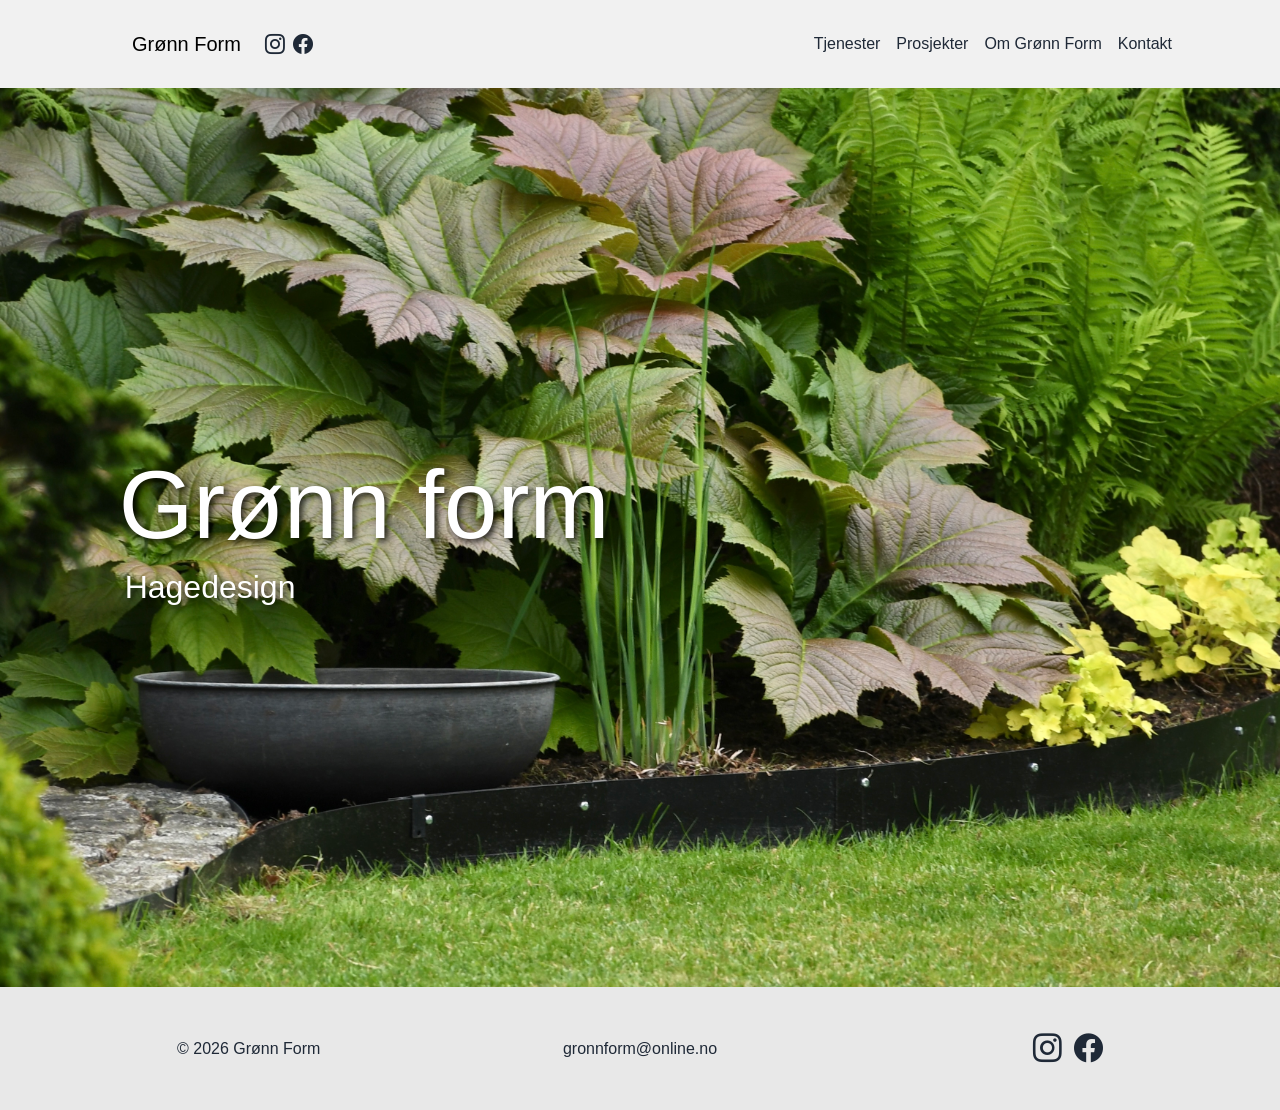
<file: index.html>
<!DOCTYPE html>
<html lang="en">
<head>
  <meta charset="UTF-8">
  <meta name="viewport" content="width=device-width, initial-scale=1">
  <title>Grønn Form</title>
  <!-- Bootstrap CSS -->
  <link 
    href="https://cdn.jsdelivr.net/npm/bootstrap@5.3.3/dist/css/bootstrap.min.css" 
    rel="stylesheet">
  <link rel="stylesheet" href="css/style.css">
  <link href="https://cdn.jsdelivr.net/npm/bootstrap-icons/font/bootstrap-icons.css" rel="stylesheet">
  <link href="https://unpkg.com/aos@2.3.4/dist/aos.css" rel="stylesheet">

</head>
<body class="d-flex flex-column min-vh-100">
    <div id="navbar-container"></div>
    <main class="flex-grow-1">
        <section class="hero-section d-flex align-items-center">
          <div class="container-fluid">
            <div class="row">
              <div class="col-1"></div>
              <div class="col-9">
                <h1>Grønn form</h1>
                <p>Hagedesign</p>
              </div>
              <div class="col-2"></div>
            </div>
          </div>
        </section>
    </main>
  <script src="js/footer.js"></script>
  <script src="js/navbar.js"></script>
  <script src="https://cdn.jsdelivr.net/npm/bootstrap@5.3.3/dist/js/bootstrap.bundle.min.js"></script>
  <script src="https://unpkg.com/aos@2.3.4/dist/aos.js"></script>
  <script>
    AOS.init();
  </script>
</body>
</html>
</file>
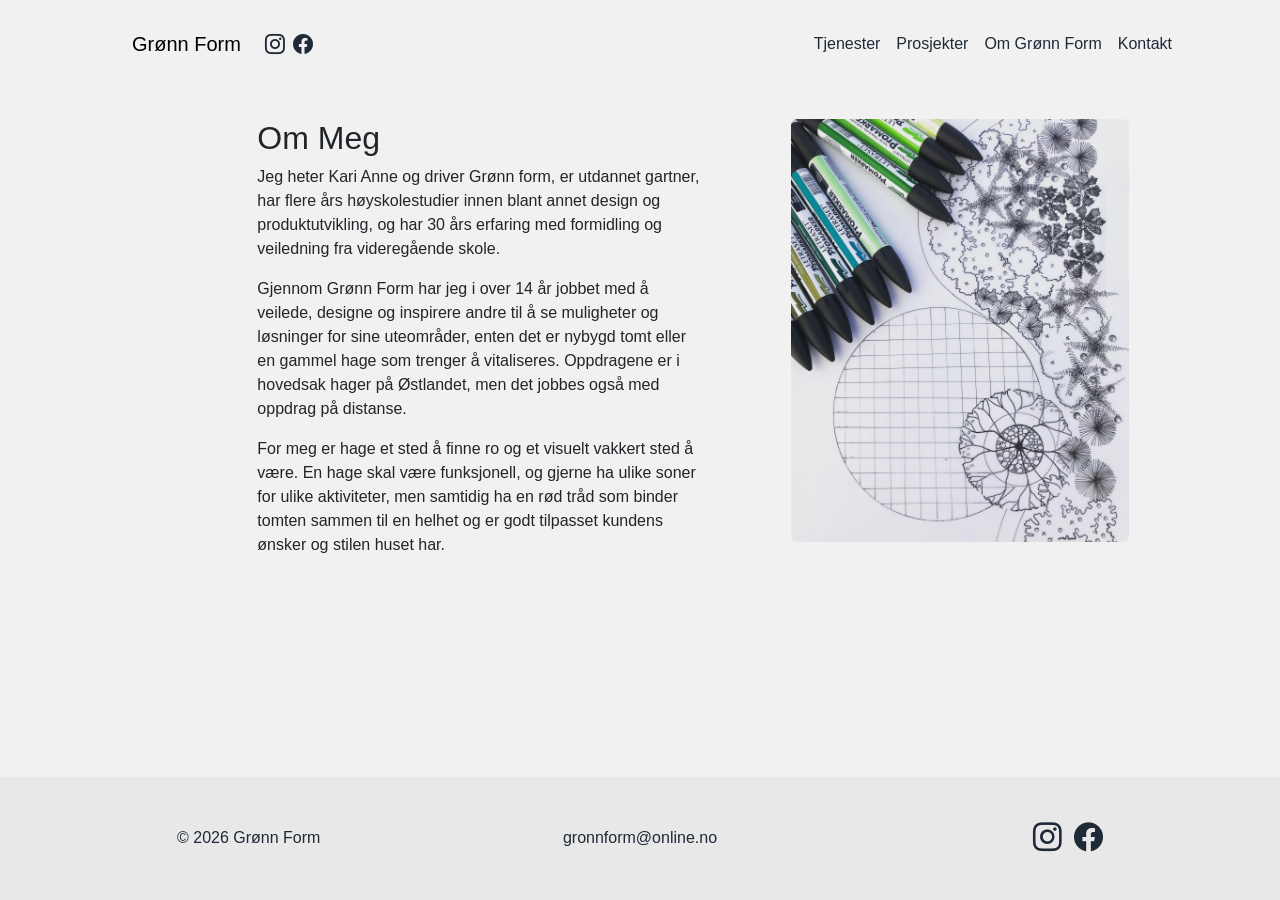
<file: about.html>
<!DOCTYPE html>
<html lang="en">
<head>
  <meta charset="UTF-8">
  <meta name="viewport" content="width=device-width, initial-scale=1">
  <title>Grønn Form</title>
  <!-- Bootstrap CSS -->
  <link 
    href="https://cdn.jsdelivr.net/npm/bootstrap@5.3.3/dist/css/bootstrap.min.css" 
    rel="stylesheet">
  <link rel="stylesheet" href="css/style.css">
  <link href="https://cdn.jsdelivr.net/npm/bootstrap-icons/font/bootstrap-icons.css" rel="stylesheet">
  <link href="https://unpkg.com/aos@2.3.4/dist/aos.css" rel="stylesheet">

</head>
<body class="d-flex flex-column min-vh-100">
    <div id="navbar-container"></div>
    <main class="flex-grow-1">
        <div class="container-fluid">
            <div class="row min-vh-80">
              <div class="col-md-2"></div>
              <div class="col-md-5" data-aos="fade-up">
                <article>
                  <h2>Om Meg</h2>
                    <p>Jeg heter Kari Anne og driver Grønn form, er utdannet gartner, har flere års høyskolestudier innen blant annet design og produktutvikling, og har 30 års erfaring med formidling og veiledning fra videregående skole.</p>
                    <p>Gjennom Grønn Form har jeg i over 14 år jobbet med å veilede, designe og inspirere andre til å se muligheter og løsninger for sine uteområder, enten det er nybygd tomt eller en gammel hage som trenger å vitaliseres. Oppdragene er i hovedsak hager på Østlandet, men det jobbes også med oppdrag på distanse.</p>
                    <p>For meg er hage et sted å finne ro og et visuelt vakkert sted å være. En hage skal være funksjonell, og gjerne ha ulike soner for ulike aktiviteter, men samtidig ha en rød tråd som binder tomten sammen til en helhet og er godt tilpasset kundens ønsker og stilen huset har.</p>
                </article>
              </div>
              <div class="col-md-4 " data-aos="fade-up" >
                <div class="img-container-abt">
                  <img src="images/concept-1.jpg" alt="" class="img-fluid rounded">
                </div>
              </div>
              <div class="col-md-1"></div>
            </div>
        </div>
    </main>
  <script src="js/footer.js"></script>
  <script src="js/navbar.js"></script>
  <script src="https://cdn.jsdelivr.net/npm/bootstrap@5.3.3/dist/js/bootstrap.bundle.min.js"></script>
  <script src="https://unpkg.com/aos@2.3.4/dist/aos.js"></script>
  <script>
    AOS.init();
  </script>
</body>
</html>
</file>
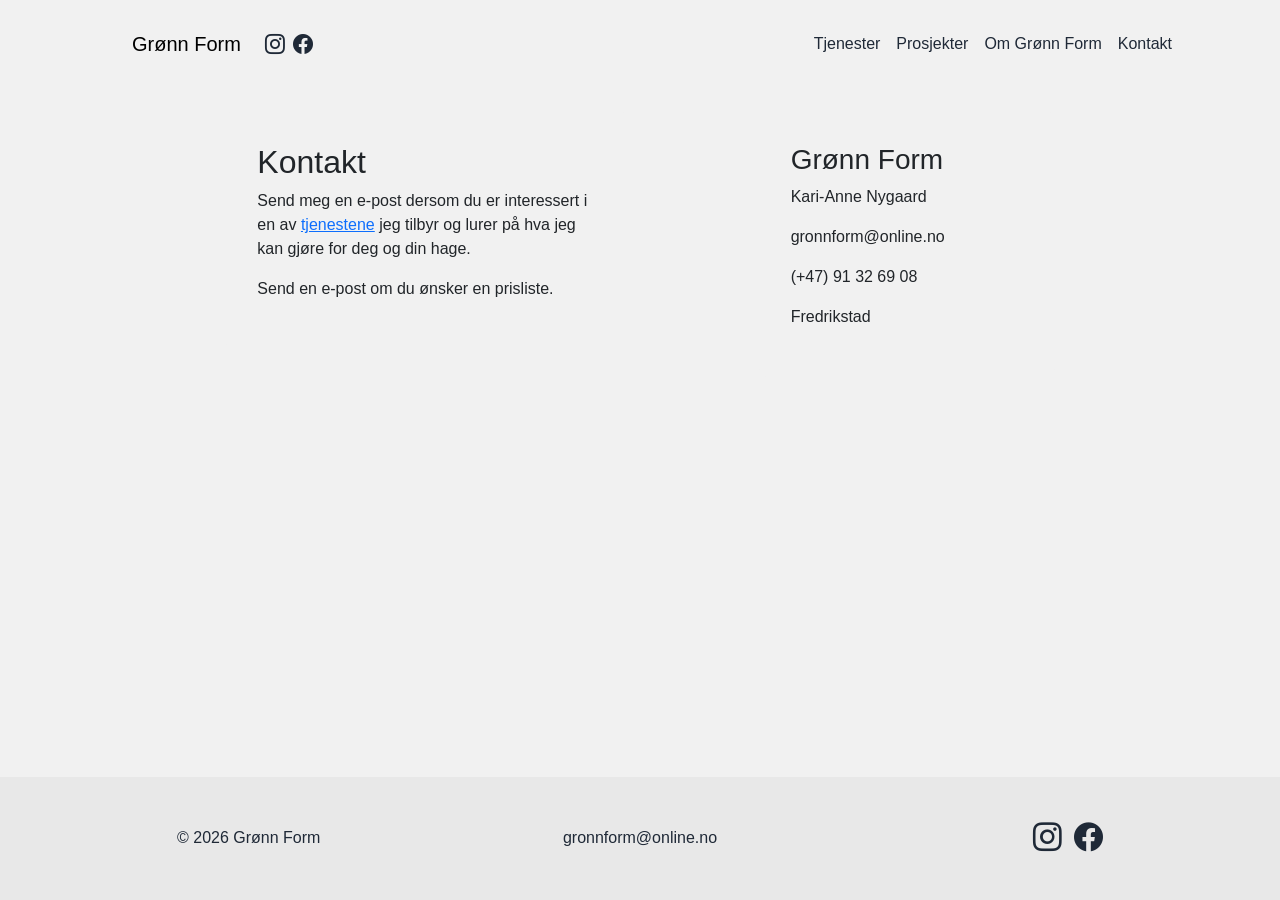
<file: contact.html>
<!DOCTYPE html>
<html lang="en">
<head>
  <meta charset="UTF-8">
  <meta name="viewport" content="width=device-width, initial-scale=1">
  <title>Grønn Form</title>
  <!-- Bootstrap CSS -->
  <link 
    href="https://cdn.jsdelivr.net/npm/bootstrap@5.3.3/dist/css/bootstrap.min.css" 
    rel="stylesheet">
  <link rel="stylesheet" href="css/style.css">
  <link href="https://cdn.jsdelivr.net/npm/bootstrap-icons/font/bootstrap-icons.css" rel="stylesheet">
  <link href="https://unpkg.com/aos@2.3.4/dist/aos.css" rel="stylesheet">

</head>
<body class="d-flex flex-column min-vh-100">
    <div id="navbar-container"></div>
    <main class="flex-grow-1">
        <div class="container-fluid">
            <div class="row min-vh-80 py-4" data-aos="fade-up">
              <div class="col-md-2"></div>
              <div class="col-md-4">
                <article>
                  <h2>Kontakt</h2>
                  <p>Send meg en e-post dersom du er interessert i en av <a href="services.html">tjenestene</a> 
                    jeg tilbyr og lurer på hva jeg kan gjøre for deg og din hage.</p>
                    <p>Send en e-post om du ønsker en prisliste.</p>
                </article>
                </div>
                <div class="col-md-1"></div>
                <div class="col-md-3">
                <article>
                  <h3>Grønn Form</h3>
                  <p>Kari-Anne Nygaard</p>
                  <p>gronnform@online.no</p>
                  <p>(+47) 91 32 69 08</p>
                  <p>Fredrikstad</p>
                  <p></p>
                </article>
                </div>
                <div class="col-md-2"></div>
            </div>
        </div>
    </main>
  <script src="js/footer.js"></script>
  <script src="js/navbar.js"></script>
  <script src="https://cdn.jsdelivr.net/npm/bootstrap@5.3.3/dist/js/bootstrap.bundle.min.js"></script>
  <script src="https://unpkg.com/aos@2.3.4/dist/aos.js"></script>
  <script>
    AOS.init();
  </script>
</body>
</html>
</file>
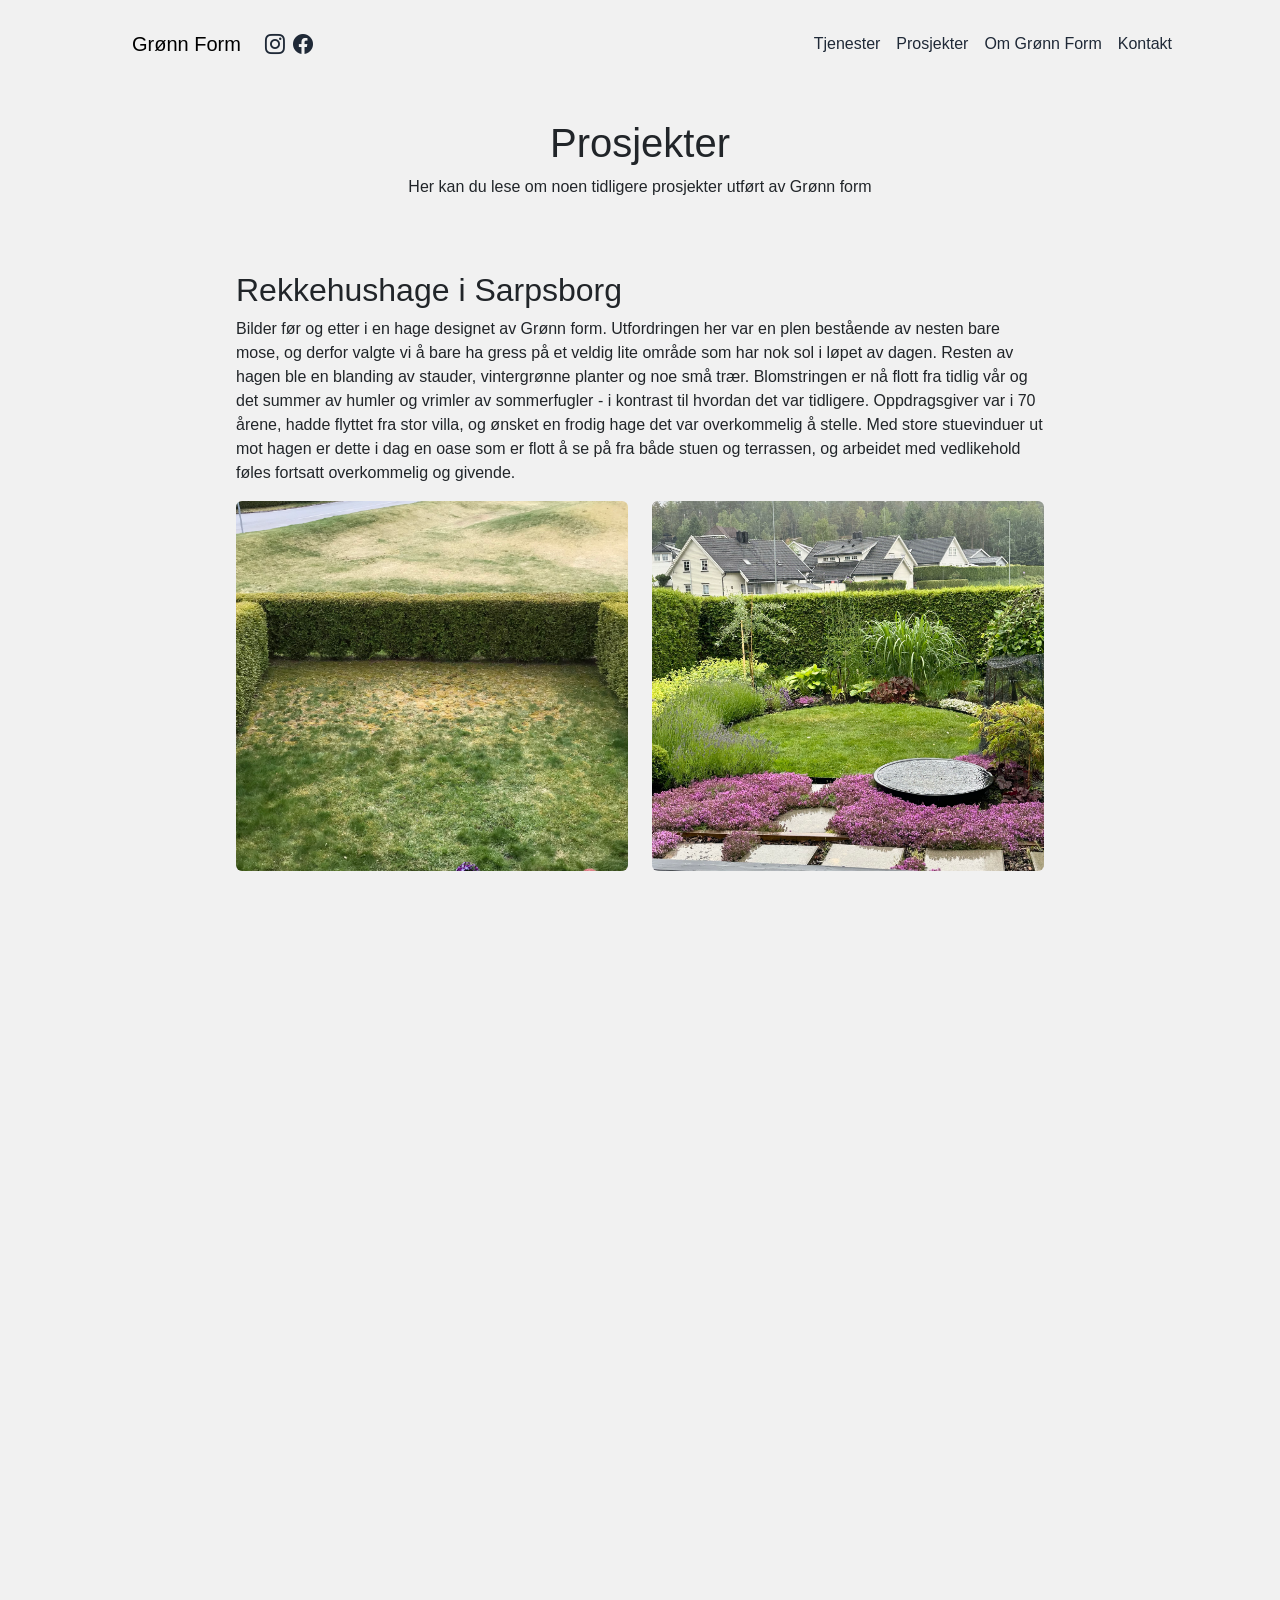
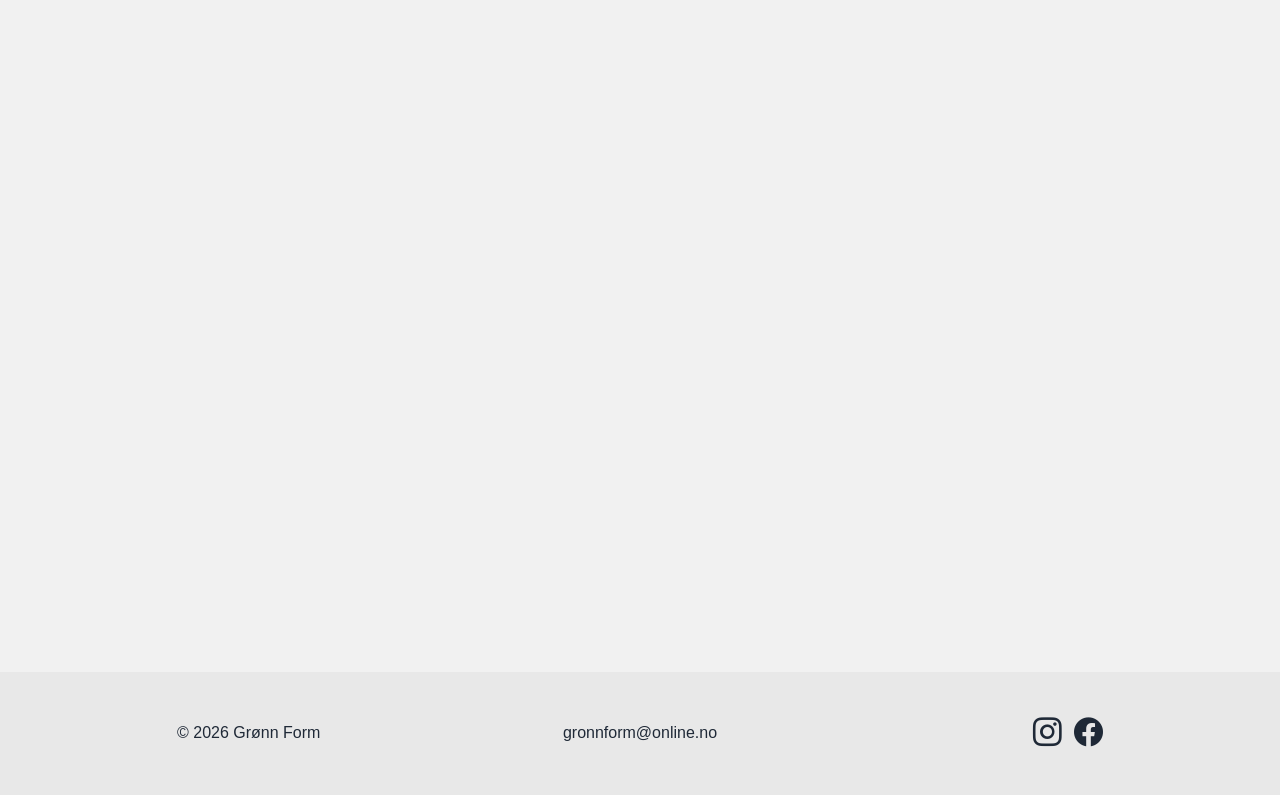
<file: projects.html>
<!DOCTYPE html>
<html lang="en">
<head>
  <meta charset="UTF-8">
  <meta name="viewport" content="width=device-width, initial-scale=1">
  <title>Grønn Form</title>
  <!-- Bootstrap CSS -->
  <link 
    href="https://cdn.jsdelivr.net/npm/bootstrap@5.3.3/dist/css/bootstrap.min.css" 
    rel="stylesheet">
  <link rel="stylesheet" href="css/style.css">
  <link href="https://cdn.jsdelivr.net/npm/bootstrap-icons/font/bootstrap-icons.css" rel="stylesheet">
  <link href="https://unpkg.com/aos@2.3.4/dist/aos.css" rel="stylesheet">

</head>
<body class="d-flex flex-column min-vh-100">
    <div id="navbar-container"></div>
    <main class="flex-grow-1">
        <div class="container-fluid">
          <div class="row" id="header">
            <h1>Prosjekter</h1>
            <p>Her kan du lese om noen tidligere prosjekter utført av Grønn form</p>
          </div>
        
            <div class="row py-4" id="project" data-aos="fade-up">
              <div class="col-md-2"></div> 
              <div class="col-md-8">   
                <article">
                  <h2>Rekkehushage i Sarpsborg</h2>
                  <p>Bilder før og etter i en hage designet av Grønn form. 
                    Utfordringen her var en plen bestående av nesten bare mose, og derfor valgte vi å bare ha gress på et veldig lite område som har nok sol i løpet av dagen. Resten av hagen ble en blanding av stauder, vintergrønne planter og noe små trær. 
                    Blomstringen er nå flott fra tidlig vår og det summer av humler og vrimler av sommerfugler - i kontrast til hvordan det var tidligere. 
                    Oppdragsgiver var i 70 årene, hadde flyttet fra stor villa, og ønsket en frodig hage det var overkommelig å stelle. 
                    Med store stuevinduer ut mot hagen er dette i dag en oase som er flott å se på fra både stuen og terrassen, og arbeidet med vedlikehold føles fortsatt overkommelig og givende.</p>
                </article>
                </div>
                <div class="col-md-2"></div>
                <div class="col-md-2"></div>
                <div class="col-md-4 ">
                <div class="img-container mb-3" data-aos="fade-up">
                   <img src="images/sarp_pre.jpg" alt="" class="img-fluid rounded">
                </div>
                </div>
                <div class="col-md-4 ">
                <div class="img-container" data-aos="fade-up">
                   <img src="images/sarp_post.jpg" alt="" class="img-fluid rounded">
                  </div>
                </div>
                <div class="col-md-2"></div>
            </div>

            <div class="row py-4" id="project" data-aos="fade-up">
              <div class="col-md-2"></div> 
              <div class="col-md-8">   
                <article">
                  <h2>Fra problemområde til frodig oase</h2>
                  <p>Skyggefulle områder i hagen kan fort oppleves som et problem. 
                    Ofte kan planter sture og ikke utvikle seg helt som man hadde sett for seg. 
                    For å lykkes med disse områdene er det viktig å velge planter tilpasset forholdene. 
                    Dette bedet har blitt utvidet litt for å få plass til flere lang med planter innover. 
                    Det har fått en variasjon i bladformer og det er ulike høyder og størrelse på plantene. 
                    Her blomstrer det fra tidlig i mai og til langt ut på høsten, og fargeuttrykket endrer seg i løpet av sesongen. 
                    Bedet har gått fra å være monotont og kjedelig med planter som mistrivdes til å bli det frodigste stedet i hele hagen.</p>
                </article>
                </div>
                <div class="col-md-2"></div>
                <div class="col-md-2"></div>
                <div class="col-md-4 " data-aos="fade-up" >
                <div class="img-container mb-3">
                   <img src="images/fred_pre.jpg" alt="" class="img-fluid rounded">
                </div>
                </div>
                <div class="col-md-4 " data-aos="fade-up">
                <div class="img-container">
                   <img src="images/fred_post.jpg" alt="" class="img-fluid rounded">
                  </div>
                </div>
                <div class="col-md-2"></div>
            </div>

            <div class="row py-4" id="project" data-aos="fade-up">
              <div class="col-md-2"></div> 
              <div class="col-md-8">   
                <article">
                  <h2>Fornying av hage i Kristiansand</h2>
                  <p>Hage i Kristiansand er tegnet på distanse, og her har hageeier valgt å bestille tegnearbeidet i flere etapper – dette var trinn 1. 
                    Med utgangspunkt i teams møter, kartgrunnlag og hageeiers ønsker ble det tegnet et forslag til hageplan for et område av denne hagen. 
                    Platting er laget med myke linjer og det samme er kantene på bed ved plattingen. I ytterkant var det allerede en hekk, så jobben bestod i å forme området mellom hekk og husvegg med fokus på en hyggelig uteplass. 
                    Beplantningen langs plattingen skal være med på å myke opp overgangen mellom tredekket og plenen.</p>
                </article>
                </div>
                <div class="col-md-2"></div>
                <div class="col-md-2"></div>
                <div class="col-md-8 " data-aos="fade-up" >
                  <div class="img-container-krist mb-3">
                     <img src="images/krist.png" alt="" class="img-fluid rounded">
                  </div>
                </div>
                <div class="col-md-2"></div>
            </div>
          </div>
        </div>
    </main>
  <script src="js/footer.js"></script>
  <script src="js/navbar.js"></script>
  <script src="https://cdn.jsdelivr.net/npm/bootstrap@5.3.3/dist/js/bootstrap.bundle.min.js"></script>
  <script src="https://unpkg.com/aos@2.3.4/dist/aos.js"></script>
  <script>
    AOS.init();
  </script>
</body>
</html>
</file>
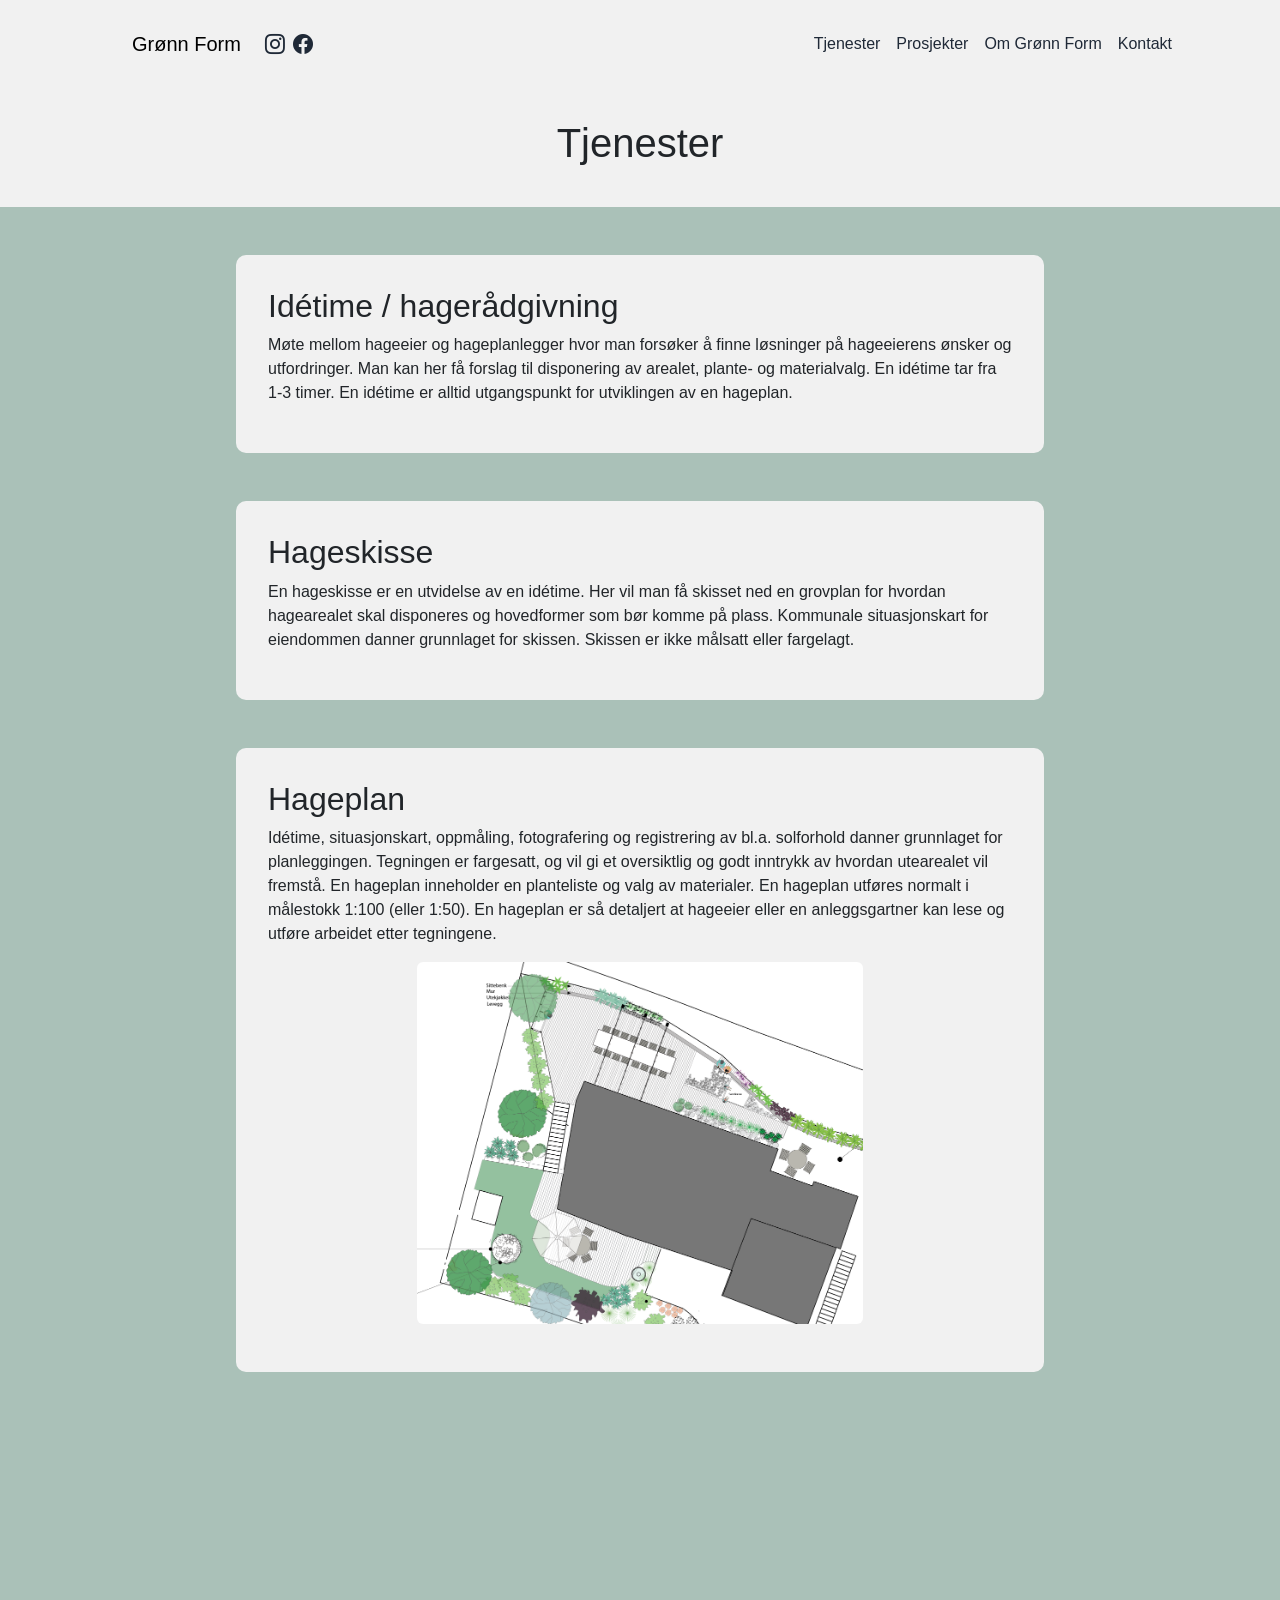
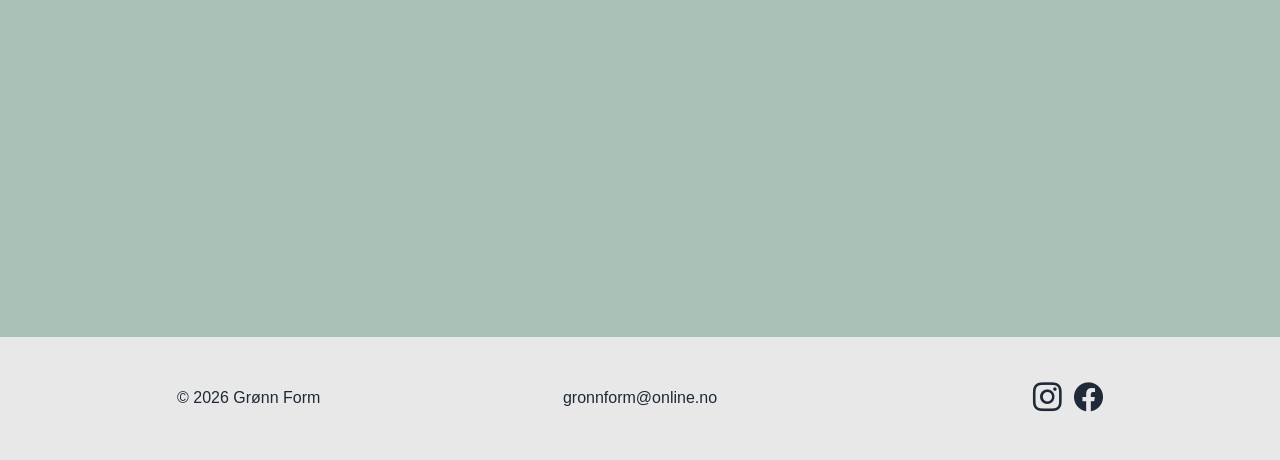
<file: services.html>
<!DOCTYPE html>
<html lang="en">
<head>
  <meta charset="UTF-8">
  <meta name="viewport" content="width=device-width, initial-scale=1">
  <title>Grønn Form</title>
  <!-- Bootstrap CSS -->
  <link 
    href="https://cdn.jsdelivr.net/npm/bootstrap@5.3.3/dist/css/bootstrap.min.css" 
    rel="stylesheet">
  <link rel="stylesheet" href="css/style.css">
  <link href="https://cdn.jsdelivr.net/npm/bootstrap-icons/font/bootstrap-icons.css" rel="stylesheet">
  <link href="https://unpkg.com/aos@2.3.4/dist/aos.css" rel="stylesheet">
</head>
<body class="d-flex flex-column min-vh-100">
    <div id="navbar-container"></div>
    <main class="flex-grow-1">
        <div class="container-fluid">
          <div class="row" id="header">
            <h1>Tjenester</h1>
          </div>

          <div class="row py-4" id="service">    
            <div class="col-md-2"></div>
            <div class="col-md-8 mt-4" > 
                <article data-aos="fade-up">
                  <h2>Idétime / hagerådgivning</h2>
                  <p>Møte mellom hageeier og hageplanlegger hvor man forsøker å finne løsninger på
                      hageeierens ønsker og utfordringer. Man kan her få forslag til disponering av arealet,
                      plante- og materialvalg. En idétime tar fra 1-3 timer. En idétime er alltid
                      utgangspunkt for utviklingen av en hageplan.</p>
                </article>
            </div>
            <div class="col-md-2"></div>
          </div>
          <div class="row  py-4" id="service">
            <div class="col-md-2"></div>  
            <div class="col-md-8"> 
              <article data-aos="fade-up">
                <h2>Hageskisse</h2>
                <p>En hageskisse er en utvidelse av en idétime. Her vil man få skisset ned en grovplan
                    for hvordan hagearealet skal disponeres og hovedformer som bør komme på plass.
                    Kommunale situasjonskart for eiendommen danner grunnlaget for skissen. Skissen
                    er ikke målsatt eller fargelagt.</p>
              </article>
              </div> 
               <div class="col-md-2"></div>
          </div>
          <div class="row  py-4" id="service">   
            <div class="col-md-2"></div> 
            <div class="col-md-8"> 
              <article data-aos="fade-up">
                <h2>Hageplan</h2>
                <p>Idétime, situasjonskart, oppmåling, fotografering og registrering av bl.a. solforhold danner grunnlaget for
                  planleggingen. Tegningen er fargesatt, og vil gi et oversiktlig og godt inntrykk av
                  hvordan utearealet vil fremstå. En hageplan inneholder en planteliste og valg av
                  materialer. En hageplan utføres normalt i målestokk 1:100 (eller 1:50). En hageplan er så detaljert at hageeier eller en anleggsgartner kan lese
                  og utføre arbeidet etter tegningene.</p>
                  <div class="img-container-srv mb-3">
                    <img src="images/hageplan.png" alt="" class="img-fluid rounded">
                  </div>
              </article>
            </div>
            <div class="col-md-2"></div>
          </div>
          <div class="row py-4" id="service">   
            <div class="col-md-2"></div>
            <div class="col-md-8">  
              <article  data-aos="fade-up">
                <h2>Skjøtselsplan</h2>
                <p>Detaljert vedlikeholdsveiledning (hvilke planter som skal beskjæres når, hva slags
                  gjødsel de ulike plantene skal ha, når man skal dele stauder osv.) kan utarbeides til
                  hver enkelt hage.</p>
              </article>
              <div class="col-md-2"></div>
            </div>
          </div>
          <div class="row py-4" id="service">
            <div class="col-md-2"></div>
            <div class="col-md-8 mb-4">     
              <article data-aos="fade-up">
                <h2>Hagestyling</h2>
                <p>Ved salg av bolig kan det øke interessen for salgsobjektet at utearealet får vist seg fra sin beste side. 
                  Her kan alt fra et hyggeligere inngangsparti, balkong, terrasse eller en lett oppgradering av hagen være med på å heve inntrykket av boligen. 
                  Plassering av passende utemøbler, beplantning i krukker og potter og ryddige bed er viktig. 
                  Det er også mulig å oppgradere og style et uteområde i forbindelse med ulike arrangement som bryllup, lag eller for firmaer som skal ha sammenkomster.</p>
              </article>
              <div class="col-md-2"></div>
            </div>  
          </div>

        </div>
    </main>
  <script src="js/footer.js"></script>
  <script src="js/navbar.js"></script>
  <script src="https://cdn.jsdelivr.net/npm/bootstrap@5.3.3/dist/js/bootstrap.bundle.min.js"></script>
  <script src="https://unpkg.com/aos@2.3.4/dist/aos.js"></script>
  <script>
    AOS.init();
  </script>
</body>
</html>
</file>
<file: css/style.css>
body{
  background-color: #f1f1f1;
  font-family: "Montserrat", sans-serif;
  padding-top: 55px; /* match navbar height */
}

/* Navbar  */
.custom-navbar {
  background-color: #f1f1f1;
}

.custom-navbar .nav-link {
  color: #1f2937;
  font-size: 1rem;
}

.custom-navbar .nav-link:hover {
  color: #576d89;
  transition: color 0.25s ease;
}

/* Hero section */
.hero-section {
  background-image: url('../images/background.jpg');
  background-size: cover;
  background-position: center;
  min-height: 100vh; 
  color: white;
}

/* Hero text */
.hero-section h1 {
  font-size: 2.5rem;
  margin-bottom: 0rem;
  text-shadow: 3px 3px 6px rgba(0, 0, 0, 0.8);
}
.hero-section p{
  transform: translateX(1px);
  text-shadow: 3px 3px 6px rgba(0, 0, 0, 0.8);
}

#service{
 background-color: #aac1b8;
 padding: 1rem;
}
#project{
 padding: 1rem;
}

article{
  background-color: #f1f1f1;
  border-radius: 10px;
  padding: 2rem;
}

#header {
  text-align: center;
  padding:2rem;
}

.img-container {
  width: 100%;          
  height: 370px;        
  overflow: hidden;     
}

.img-container img {
  width: 100%;          
  height: 100%;         
  object-fit: cover;    
  object-position: center;
  display: block;      
}
.img-container-abt{
  width: 100%;          
  height: 100%;        
  overflow: hidden;
  padding: 2rem; 
}
.img-container-srv img {
  max-width: 100%;
  height: auto;
  display: block;
  margin: 0 auto;
}
.img-container-srv img {
  max-width: 100%;
  height: auto;
  display: block;
  margin: 0 auto;
}


@media (min-width: 768px) {
  .hero-section h1 {
    font-size: 4rem;
  }
  .hero-section p{
    font-size: 1.5rem;
    transform: translateX(4px);
  }

  .nav-link:hover {
    color: #576d89;
    transition: color 0.25s ease;
    transform: scale(1.10);
  }
  .navbar-brand{
  padding-left: 3rem;
}
.navbar-collapse{
    padding-right: 3rem;
  }

  #contact{
  padding-top: 6rem;
}
.navbar{
  padding: 1rem;
}
.flex-grow-1{
margin-top: 1rem;
}
.img-container-srv img {
  max-width: 70%;
  height: auto;
  display: block;
  margin: 0 auto;  
}


}

@media (min-width: 1200px) {
  .hero-section h1 {
    font-size: 6rem;
    
  }
  .hero-section p{
    font-size: 2rem;
    transform: translateX(6px);
  }
  .custom-navbar .nav-link:hover {
    color: #576d89;
    transition: color 0.25s ease;
    transform: scale(1.10);
  }
  
  .navbar-brand{
  padding-left: 6rem;
  }
  .navbar-collapse{
    padding-right: 4rem;
  }

.navbar{
  padding: 1.5rem;
}
.flex-grow-1{
margin-top: 2rem;
}
.img-container-srv img {
  max-width: 60%;
  height: auto;
  display: block;
  margin: 0 auto;  /* centers horizontally */
}

}

/* navbar logo
.brand-logo {
  width: 40px;
  height: 40px;
  object-fit: cover;
  border-radius: 50%;
}
*/

/* footer */
.site-footer {
  background-color: #e8e8e8;
  color: #1f2937;
  padding-top: 1rem;
  padding-bottom: 1rem;
}
.site-footer a {
  display: inline-flex;
  list-style: none;
  text-decoration: none;
}


.site-footer .footer-link {
  color: #1f2937;
  font-size: 1.8rem;
  transition: color 0.2s ease, transform 0.2s ease;
}

.site-footer .footer-link:hover {
  color: #576d89;
  transform: scale(1.15);
}
</file>
